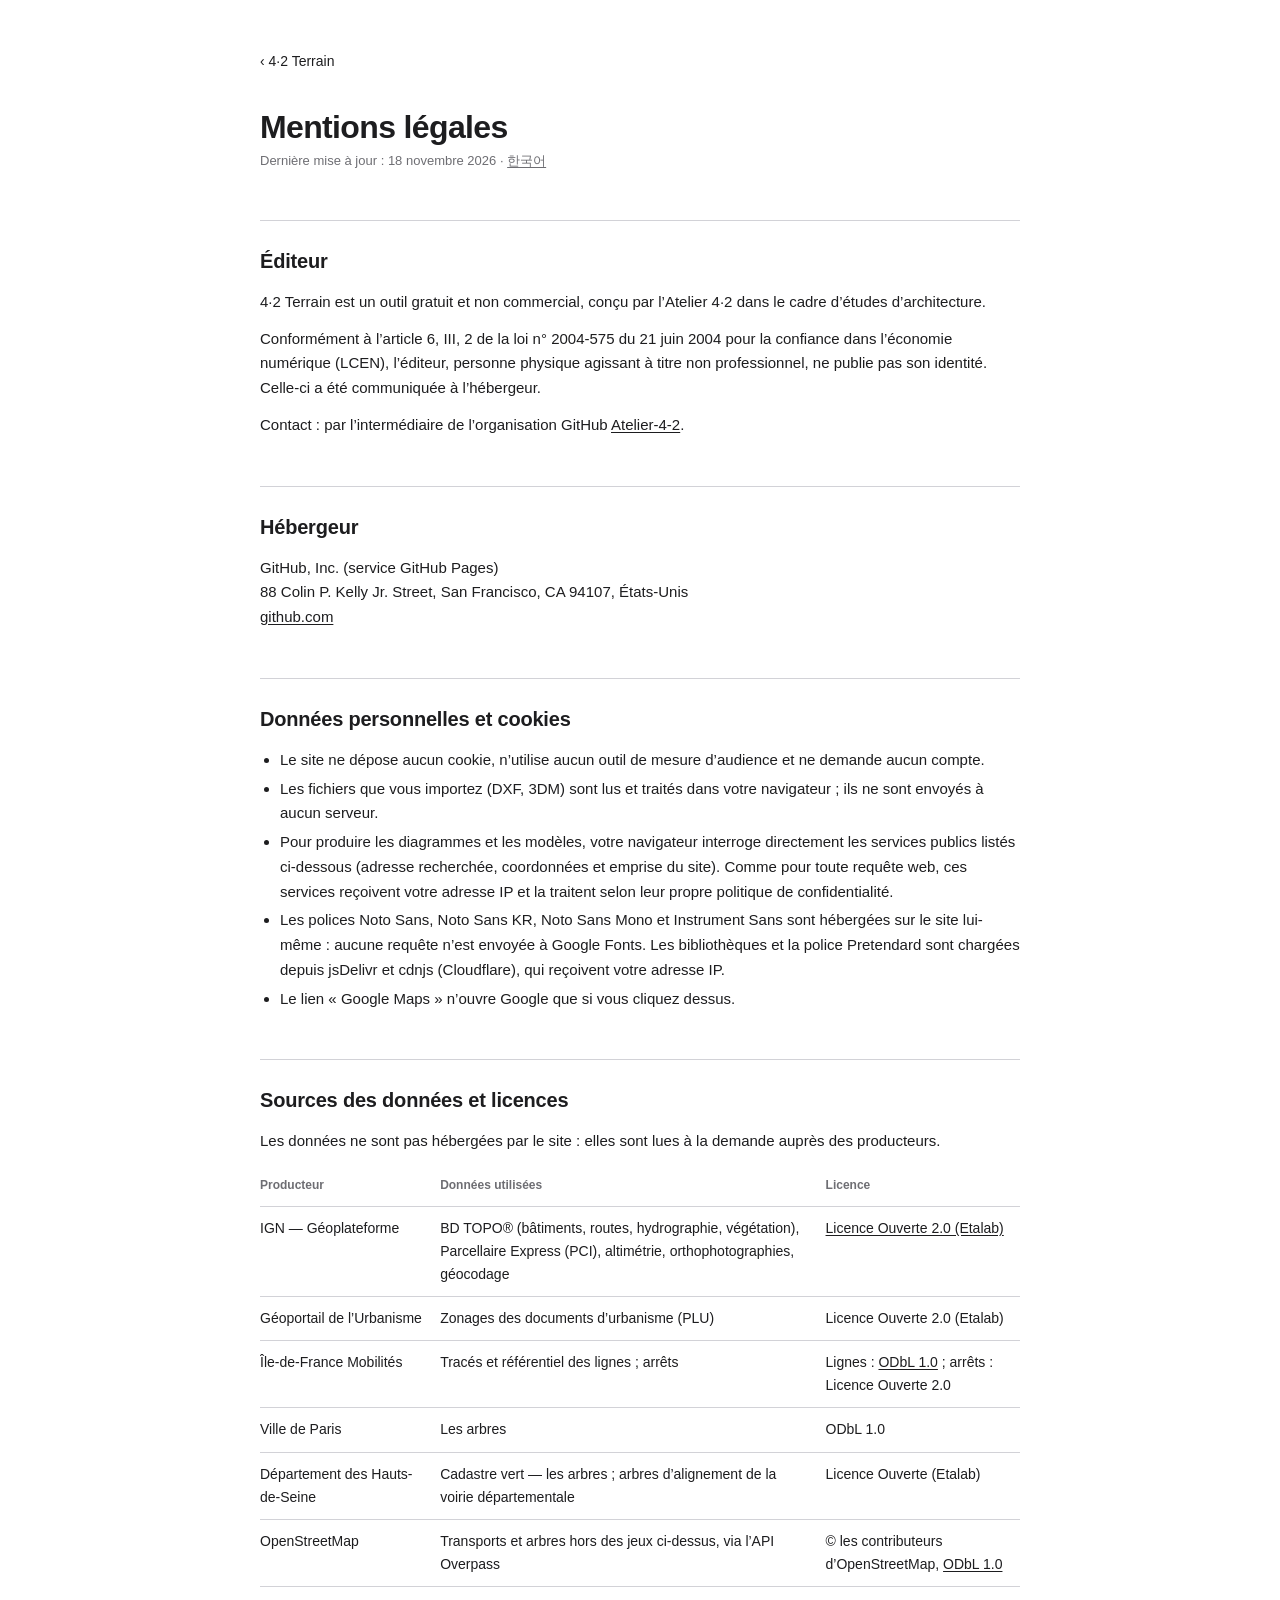
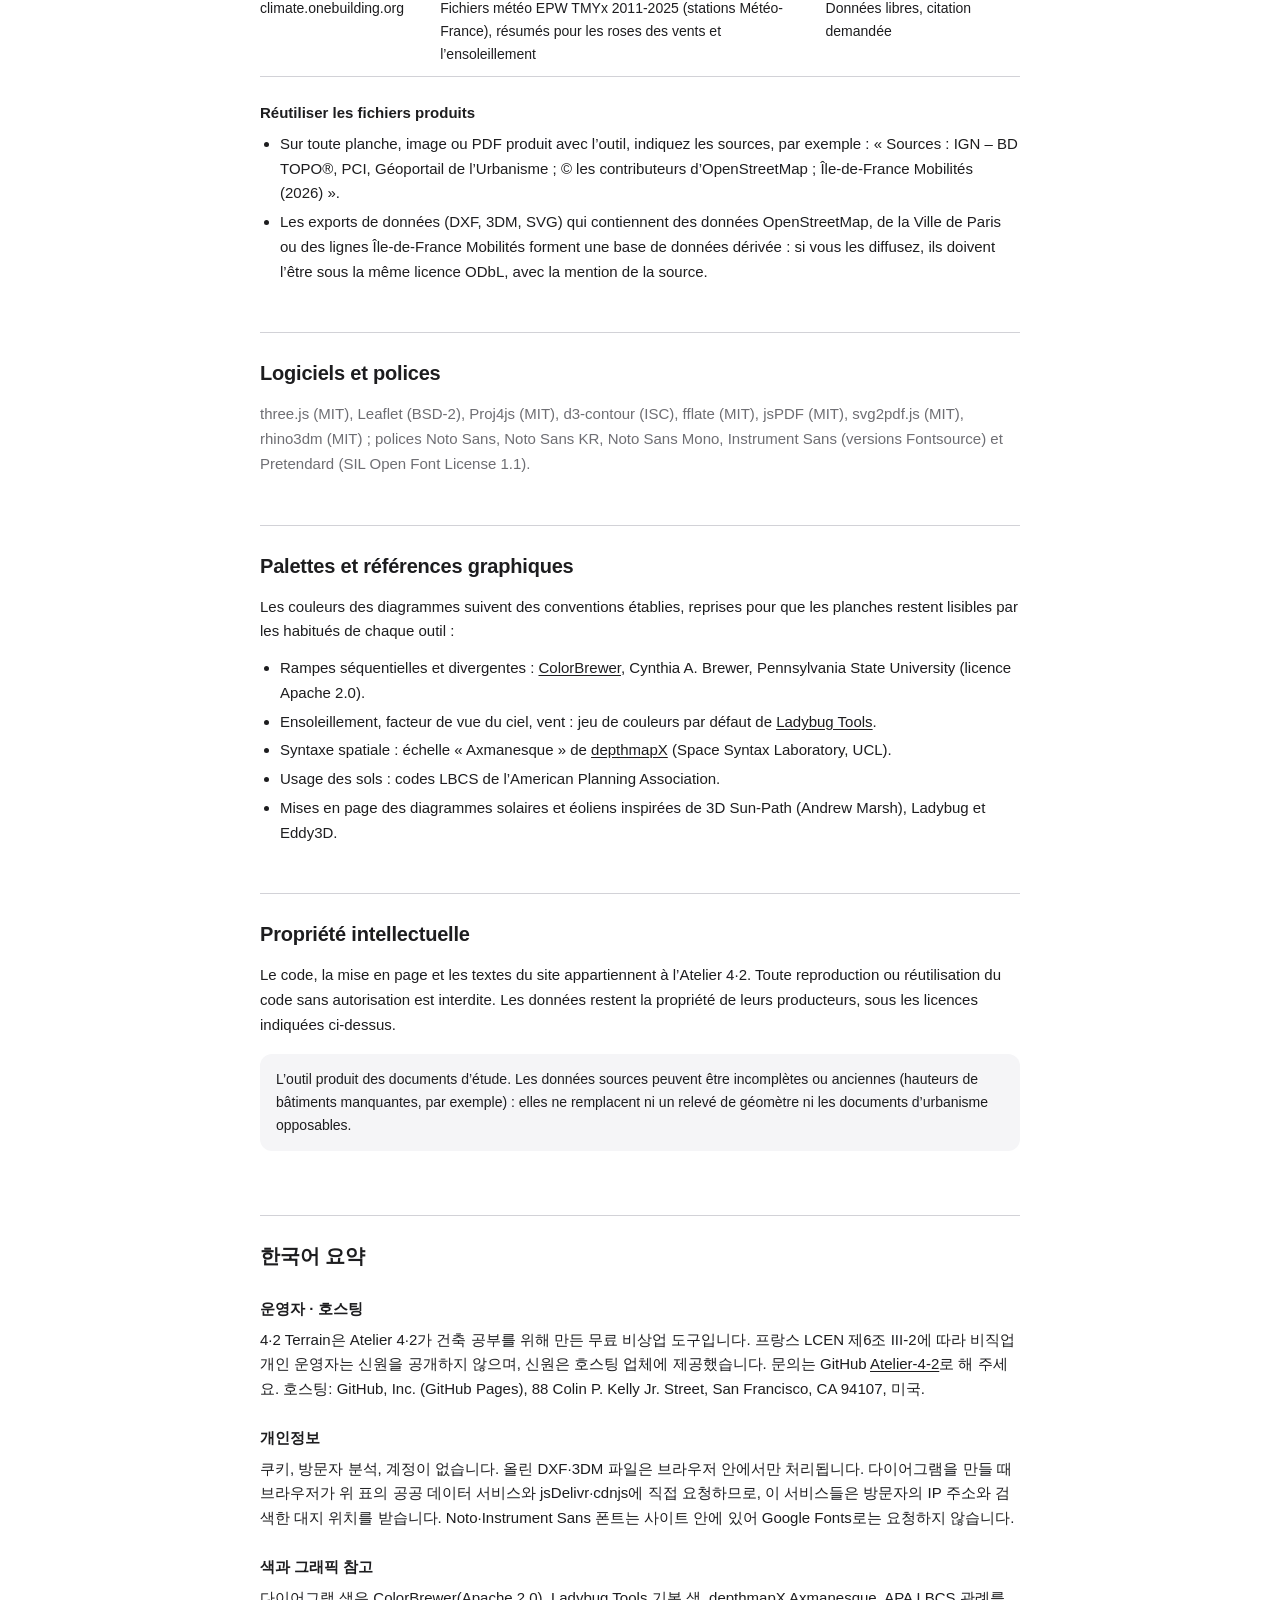
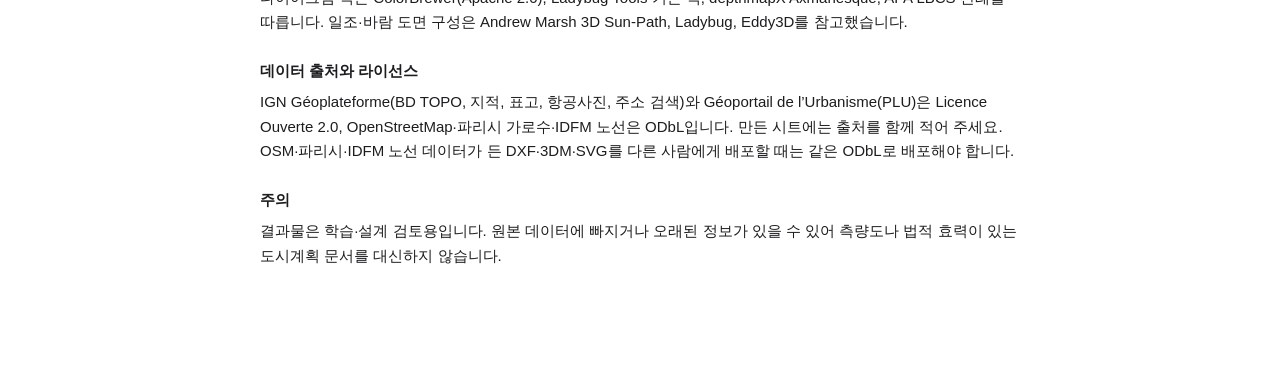
<file: legal.html>
<!doctype html>
<html lang="fr">
<head>
  <meta charset="utf-8">
  <meta name="viewport" content="width=device-width, initial-scale=1">
  <title>Mentions légales — 4·2 Terrain</title>
  <meta name="description" content="Mentions légales, sources des données et licences de 4·2 Terrain.">
  <link rel="icon" type="image/png" sizes="32x32" href="favicon-32.png">
  <link rel="apple-touch-icon" sizes="180x180" href="apple-touch-icon.png">
  <style>
    :root {
      color-scheme: light;
      --ink: #1d1d1f;
      --muted: #6e6e73;
      --paper: #ffffff;
      --surface: #f5f5f7;
      --line: #d2d2d7;
    }
    @media (prefers-color-scheme: dark) {
      :root {
        color-scheme: dark;
        --ink: #f5f5f7;
        --muted: #a1a1a6;
        --paper: #000000;
        --surface: #1d1d1f;
        --line: #424245;
      }
    }
    * { box-sizing: border-box; }
    body {
      margin: 0;
      background: var(--paper);
      color: var(--ink);
      font-family: "Pretendard Variable", "Pretendard", -apple-system, BlinkMacSystemFont,
                   "Apple SD Gothic Neo", "Noto Sans KR", "Segoe UI", sans-serif;
      font-size: 15px;
      line-height: 1.65;
    }
    main {
      width: min(760px, calc(100% - 32px));
      margin: 0 auto;
      padding: 40px 0 96px;
    }
    .back {
      display: inline-flex;
      align-items: center;
      min-height: 44px;
      color: var(--ink);
      font-size: 14px;
      text-decoration: none;
    }
    .back:hover, .back:focus-visible { text-decoration: underline; }
    h1 { margin: 24px 0 4px; font-size: 32px; line-height: 1.2; letter-spacing: -.02em; }
    .updated { margin: 0 0 40px; color: var(--muted); font-size: 13px; }
    h2 {
      margin: 48px 0 12px;
      padding-top: 24px;
      border-top: 1px solid var(--line);
      font-size: 20px;
      letter-spacing: -.01em;
    }
    h3 { margin: 24px 0 6px; font-size: 15px; }
    p, ul { margin: 0 0 12px; }
    ul { padding-left: 20px; }
    li + li { margin-top: 4px; }
    a { color: inherit; text-underline-offset: 2px; }
    .muted { color: var(--muted); }
    .table-wrap { overflow-x: auto; margin: 0 0 12px; }
    table { width: 100%; border-collapse: collapse; font-size: 14px; }
    th, td { padding: 10px 12px 10px 0; border-bottom: 1px solid var(--line); text-align: left; vertical-align: top; }
    th { color: var(--muted); font-weight: 600; font-size: 12px; }
    td:first-child { min-width: 150px; }
    .note-box {
      margin: 16px 0;
      padding: 14px 16px;
      border-radius: 12px;
      background: var(--surface);
      font-size: 14px;
    }
    .ko { margin-top: 64px; }
    @media (max-width: 560px) {
      h1 { font-size: 26px; }
      table, thead, tbody, tr, th, td { display: block; }
      thead { display: none; }
      tr { padding: 10px 0; border-bottom: 1px solid var(--line); }
      td { padding: 2px 0; border: 0; }
      td:first-child { font-weight: 600; }
    }
  </style>
</head>
<body>
<main>
  <a class="back" href="./">‹ 4·2 Terrain</a>

  <h1>Mentions légales</h1>
  <p class="updated">Dernière mise à jour : 18 novembre 2026 · <a href="#ko">한국어</a></p>

  <h2>Éditeur</h2>
  <p>4·2 Terrain est un outil gratuit et non commercial, conçu par l’Atelier 4·2 dans le cadre d’études
     d’architecture.</p>
  <p>Conformément à l’article 6, III, 2 de la loi n° 2004-575 du 21 juin 2004 pour la confiance dans
     l’économie numérique (LCEN), l’éditeur, personne physique agissant à titre non professionnel, ne publie
     pas son identité. Celle-ci a été communiquée à l’hébergeur.</p>
  <p>Contact : par l’intermédiaire de l’organisation GitHub
     <a href="https://github.com/Atelier-4-2">Atelier-4-2</a>.</p>

  <h2>Hébergeur</h2>
  <p>GitHub, Inc. (service GitHub Pages)<br>
     88 Colin P. Kelly Jr. Street, San Francisco, CA 94107, États-Unis<br>
     <a href="https://github.com">github.com</a></p>

  <h2>Données personnelles et cookies</h2>
  <ul>
    <li>Le site ne dépose aucun cookie, n’utilise aucun outil de mesure d’audience et ne demande aucun compte.</li>
    <li>Les fichiers que vous importez (DXF, 3DM) sont lus et traités dans votre navigateur ; ils ne sont envoyés
        à aucun serveur.</li>
    <li>Pour produire les diagrammes et les modèles, votre navigateur interroge directement les services publics
        listés ci-dessous (adresse recherchée, coordonnées et emprise du site). Comme pour toute requête web,
        ces services reçoivent votre adresse IP et la traitent selon leur propre politique de confidentialité.</li>
    <li>Les polices Noto Sans, Noto Sans KR, Noto Sans Mono et Instrument Sans sont hébergées sur le site
        lui-même : aucune requête n’est envoyée à Google Fonts. Les bibliothèques et la police Pretendard sont
        chargées depuis jsDelivr et cdnjs (Cloudflare), qui reçoivent votre adresse IP.</li>
    <li>Le lien « Google Maps » n’ouvre Google que si vous cliquez dessus.</li>
  </ul>

  <h2>Sources des données et licences</h2>
  <p>Les données ne sont pas hébergées par le site : elles sont lues à la demande auprès des producteurs.</p>
  <div class="table-wrap">
    <table>
      <thead><tr><th>Producteur</th><th>Données utilisées</th><th>Licence</th></tr></thead>
      <tbody>
        <tr>
          <td>IGN — Géoplateforme</td>
          <td>BD TOPO® (bâtiments, routes, hydrographie, végétation), Parcellaire Express (PCI), altimétrie,
              orthophotographies, géocodage</td>
          <td><a href="https://www.etalab.gouv.fr/licence-ouverte-open-licence/">Licence Ouverte 2.0 (Etalab)</a></td>
        </tr>
        <tr>
          <td>Géoportail de l’Urbanisme</td>
          <td>Zonages des documents d’urbanisme (PLU)</td>
          <td>Licence Ouverte 2.0 (Etalab)</td>
        </tr>
        <tr>
          <td>Île-de-France Mobilités</td>
          <td>Tracés et référentiel des lignes ; arrêts</td>
          <td>Lignes : <a href="https://opendatacommons.org/licenses/odbl/1-0/">ODbL 1.0</a> ;
              arrêts : Licence Ouverte 2.0</td>
        </tr>
        <tr>
          <td>Ville de Paris</td>
          <td>Les arbres</td>
          <td>ODbL 1.0</td>
        </tr>
        <tr>
          <td>Département des Hauts-de-Seine</td>
          <td>Cadastre vert — les arbres ; arbres d’alignement de la voirie départementale</td>
          <td>Licence Ouverte (Etalab)</td>
        </tr>
        <tr>
          <td>OpenStreetMap</td>
          <td>Transports et arbres hors des jeux ci-dessus, via l’API Overpass</td>
          <td>© les contributeurs d’OpenStreetMap,
              <a href="https://www.openstreetmap.org/copyright">ODbL 1.0</a></td>
        </tr>
        <tr>
          <td>climate.onebuilding.org</td>
          <td>Fichiers météo EPW TMYx 2011-2025 (stations Météo-France), résumés pour les roses des vents
              et l’ensoleillement</td>
          <td>Données libres, citation demandée</td>
        </tr>
      </tbody>
    </table>
  </div>

  <h3>Réutiliser les fichiers produits</h3>
  <ul>
    <li>Sur toute planche, image ou PDF produit avec l’outil, indiquez les sources, par exemple :
        « Sources : IGN – BD TOPO®, PCI, Géoportail de l’Urbanisme ; © les contributeurs d’OpenStreetMap ;
        Île-de-France Mobilités (2026) ».</li>
    <li>Les exports de données (DXF, 3DM, SVG) qui contiennent des données OpenStreetMap, de la Ville de Paris
        ou des lignes Île-de-France Mobilités forment une base de données dérivée : si vous les diffusez,
        ils doivent l’être sous la même licence ODbL, avec la mention de la source.</li>
  </ul>

  <h2>Logiciels et polices</h2>
  <p class="muted">three.js (MIT), Leaflet (BSD-2), Proj4js (MIT), d3-contour (ISC), fflate (MIT), jsPDF (MIT),
     svg2pdf.js (MIT), rhino3dm (MIT) ; polices Noto Sans, Noto Sans KR, Noto Sans Mono, Instrument Sans
     (versions Fontsource) et Pretendard (SIL Open Font License 1.1).</p>

  <h2>Palettes et références graphiques</h2>
  <p>Les couleurs des diagrammes suivent des conventions établies, reprises pour que les planches restent
     lisibles par les habitués de chaque outil :</p>
  <ul>
    <li>Rampes séquentielles et divergentes : <a href="https://colorbrewer2.org">ColorBrewer</a>,
        Cynthia A. Brewer, Pennsylvania State University (licence Apache 2.0).</li>
    <li>Ensoleillement, facteur de vue du ciel, vent : jeu de couleurs par défaut de
        <a href="https://www.ladybug.tools">Ladybug Tools</a>.</li>
    <li>Syntaxe spatiale : échelle « Axmanesque » de
        <a href="https://github.com/SpaceGroupUCL/depthmapX">depthmapX</a> (Space Syntax Laboratory, UCL).</li>
    <li>Usage des sols : codes LBCS de l’American Planning Association.</li>
    <li>Mises en page des diagrammes solaires et éoliens inspirées de 3D Sun-Path (Andrew Marsh), Ladybug
        et Eddy3D.</li>
  </ul>

  <h2>Propriété intellectuelle</h2>
  <p>Le code, la mise en page et les textes du site appartiennent à l’Atelier 4·2. Toute reproduction ou
     réutilisation du code sans autorisation est interdite. Les données restent la propriété de leurs
     producteurs, sous les licences indiquées ci-dessus.</p>

  <p class="note-box">L’outil produit des documents d’étude. Les données sources peuvent être incomplètes ou
     anciennes (hauteurs de bâtiments manquantes, par exemple) : elles ne remplacent ni un relevé de géomètre
     ni les documents d’urbanisme opposables.</p>

  <section id="ko" class="ko" lang="ko">
    <h2>한국어 요약</h2>
    <h3>운영자 · 호스팅</h3>
    <p>4·2 Terrain은 Atelier 4·2가 건축 공부를 위해 만든 무료 비상업 도구입니다. 프랑스 LCEN 제6조 III-2에 따라
       비직업 개인 운영자는 신원을 공개하지 않으며, 신원은 호스팅 업체에 제공했습니다. 문의는 GitHub
       <a href="https://github.com/Atelier-4-2">Atelier-4-2</a>로 해 주세요. 호스팅: GitHub, Inc. (GitHub Pages),
       88 Colin P. Kelly Jr. Street, San Francisco, CA 94107, 미국.</p>
    <h3>개인정보</h3>
    <p>쿠키, 방문자 분석, 계정이 없습니다. 올린 DXF·3DM 파일은 브라우저 안에서만 처리됩니다. 다이어그램을 만들 때
       브라우저가 위 표의 공공 데이터 서비스와 jsDelivr·cdnjs에 직접 요청하므로, 이 서비스들은 방문자의 IP 주소와
       검색한 대지 위치를 받습니다. Noto·Instrument Sans 폰트는 사이트 안에 있어 Google Fonts로는 요청하지 않습니다.</p>
    <h3>색과 그래픽 참고</h3>
    <p>다이어그램 색은 ColorBrewer(Apache 2.0), Ladybug Tools 기본 색, depthmapX Axmanesque, APA LBCS 관례를 따릅니다.
       일조·바람 도면 구성은 Andrew Marsh 3D Sun-Path, Ladybug, Eddy3D를 참고했습니다.</p>
    <h3>데이터 출처와 라이선스</h3>
    <p>IGN Géoplateforme(BD TOPO, 지적, 표고, 항공사진, 주소 검색)와 Géoportail de l’Urbanisme(PLU)은
       Licence Ouverte 2.0, OpenStreetMap·파리시 가로수·IDFM 노선은 ODbL입니다. 만든 시트에는 출처를 함께 적어 주세요.
       OSM·파리시·IDFM 노선 데이터가 든 DXF·3DM·SVG를 다른 사람에게 배포할 때는 같은 ODbL로 배포해야 합니다.</p>
    <h3>주의</h3>
    <p>결과물은 학습·설계 검토용입니다. 원본 데이터에 빠지거나 오래된 정보가 있을 수 있어 측량도나 법적 효력이 있는
       도시계획 문서를 대신하지 않습니다.</p>
  </section>
</main>
</body>
</html>
</file>
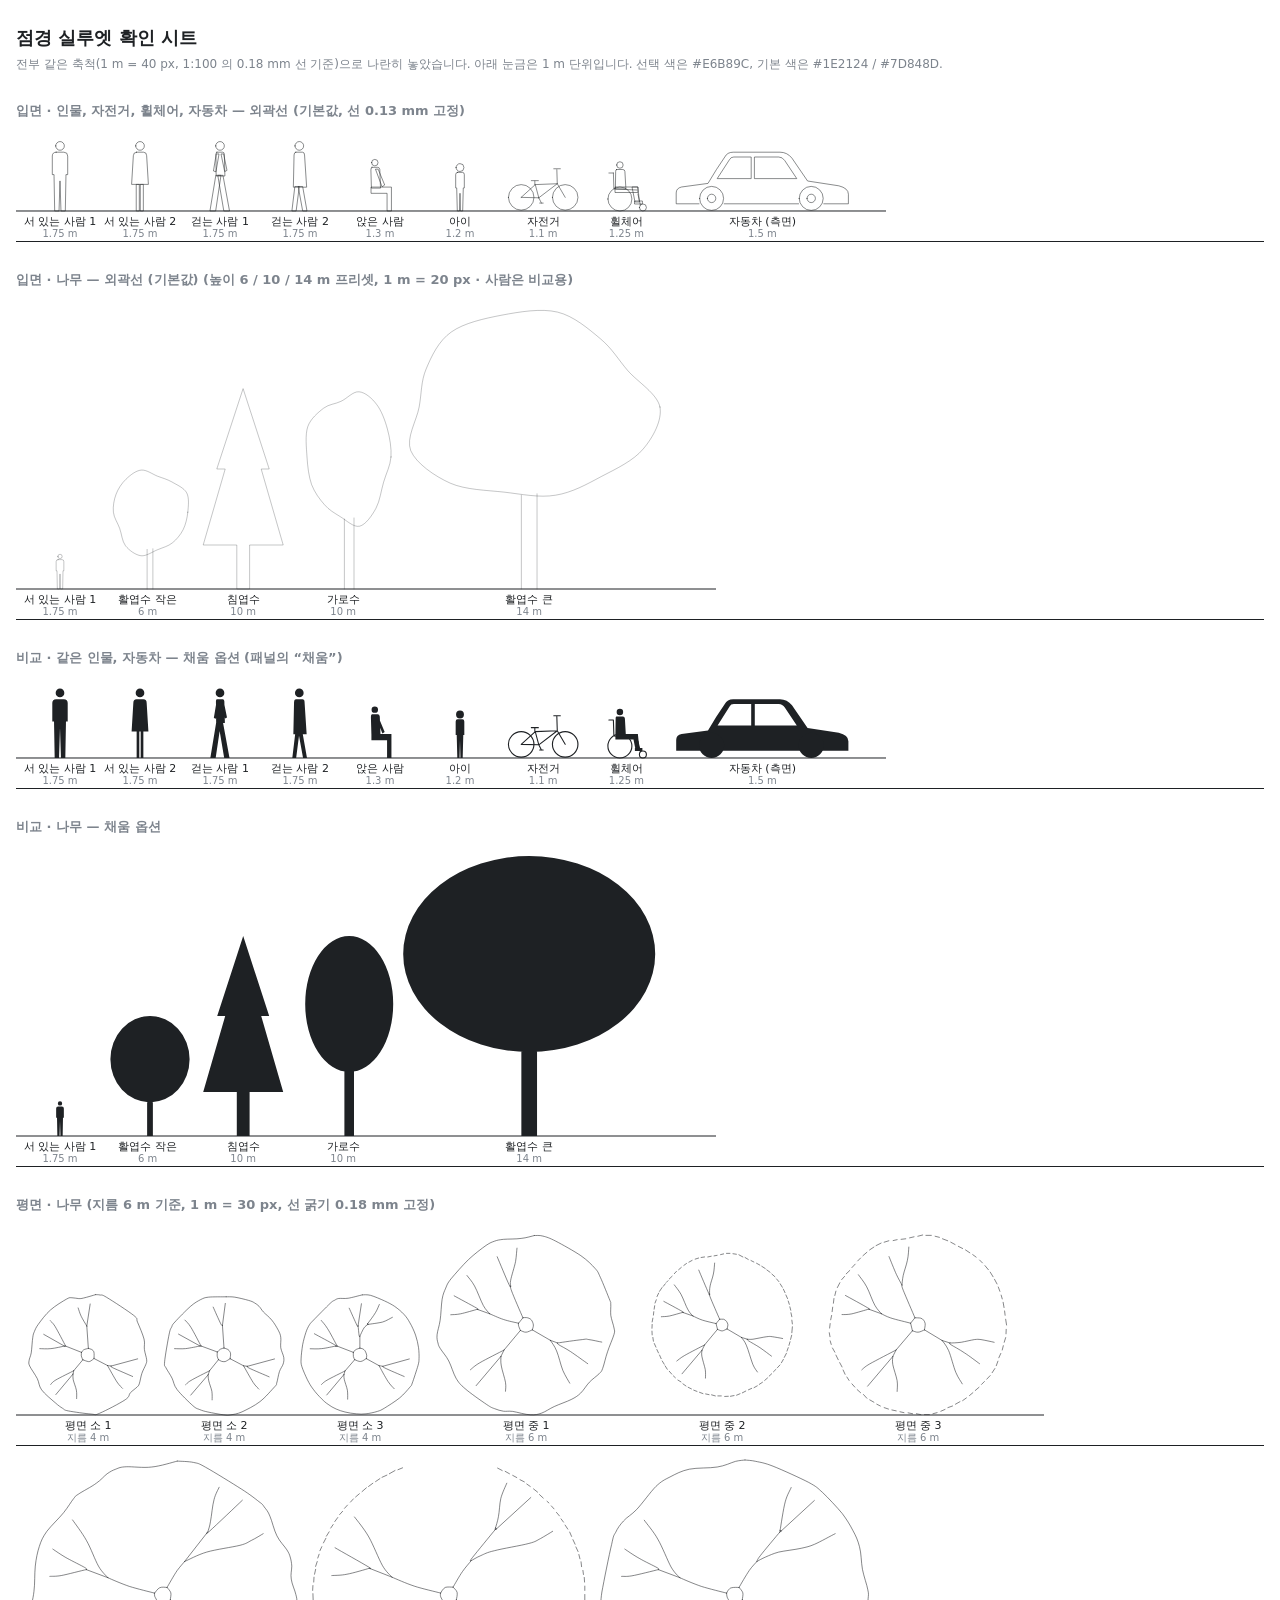
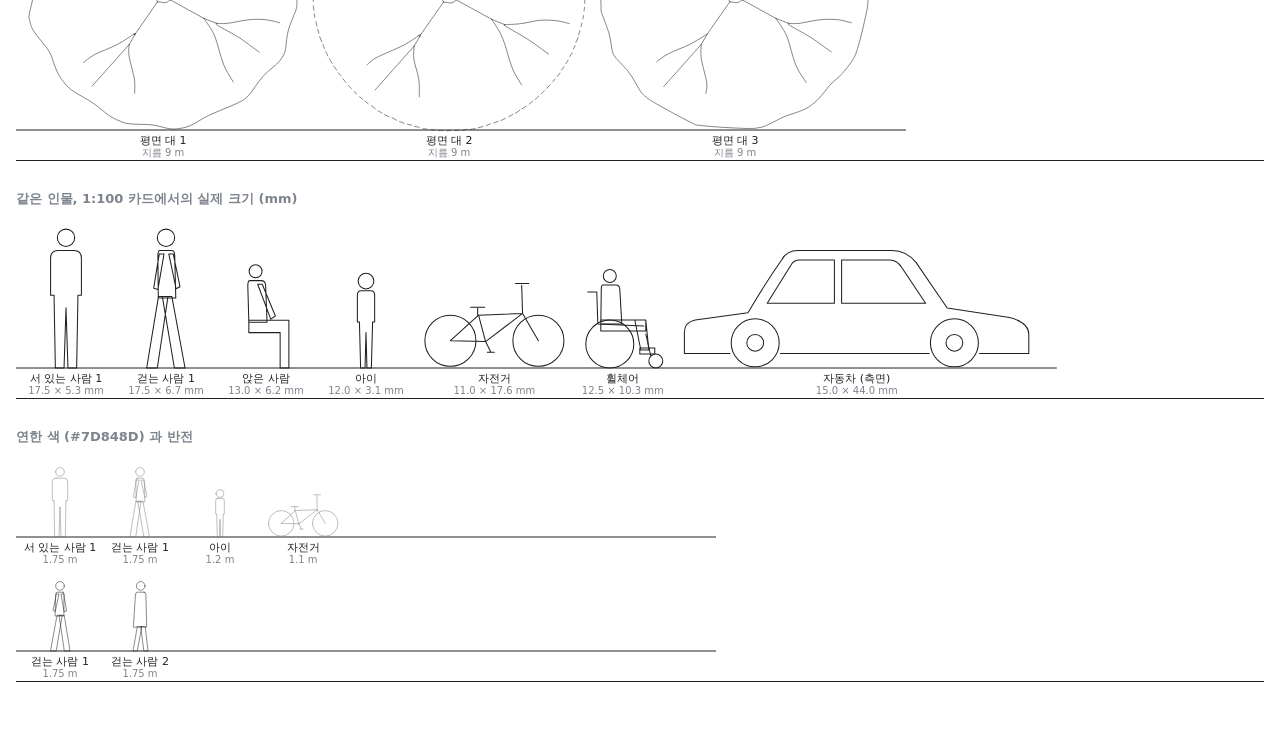
<file: tests/stamps/sheet.html>
<!doctype html>
<html lang="ko">
<head>
<meta charset="utf-8">
<meta name="viewport" content="width=device-width, initial-scale=1">
<title>점경 실루엣 확인 시트</title>
<style>
  :root { --ink: #1E2124; --soft: #7D848D; --line: #d9dbde; --bg: #fff; }
  * { box-sizing: border-box; }
  body { margin: 0; padding: 24px 16px 48px; background: var(--bg); color: var(--ink); font: 14px/1.5 "Noto Sans KR", "Noto Sans", system-ui, sans-serif; }
  h1 { font-size: 18px; margin: 0 0 4px; }
  h2 { font-size: 13px; margin: 28px 0 6px; color: var(--soft); font-weight: 600; }
  p.n { margin: 0 0 8px; color: var(--soft); font-size: 12px; }
  .row { overflow-x: auto; border-bottom: 1px solid var(--ink); padding-bottom: 0; }
  .row svg { display: block; }
  .lab { font-size: 11px; fill: var(--ink); }
  .lab2 { font-size: 10px; fill: var(--soft); }
  .grid { display: flex; flex-wrap: wrap; gap: 14px 22px; align-items: flex-end; }
</style>
</head>
<body>
<h1>점경 실루엣 확인 시트</h1>
<p class="n">전부 같은 축척(1 m = 40 px, 1:100 의 0.18 mm 선 기준)으로 나란히 놓았습니다. 아래 눈금은 1 m 단위입니다. 선택 색은 #E6B89C, 기본 색은 #1E2124 / #7D848D.</p>

<h2>입면 · 인물, 자전거, 휠체어, 자동차 — 외곽선 (기본값, 선 0.13 mm 고정)</h2>
<div class="row" id="r1"></div>
<h2>입면 · 나무 — 외곽선 (기본값) (높이 6 / 10 / 14 m 프리셋, 1 m = 20 px · 사람은 비교용)</h2>
<div class="row" id="r2"></div>
<h2>비교 · 같은 인물, 자동차 — 채움 옵션 (패널의 “채움”)</h2>
<div class="row" id="r1f"></div>
<h2>비교 · 나무 — 채움 옵션</h2>
<div class="row" id="r2f"></div>
<h2>평면 · 나무 (지름 6 m 기준, 1 m = 30 px, 선 굵기 0.18 mm 고정)</h2>
<div class="row" id="r3"></div>
<div class="row" id="r3b"></div>
<h2>같은 인물, 1:100 카드에서의 실제 크기 (mm)</h2>
<div class="row" id="r4"></div>
<h2>연한 색 (#7D848D) 과 반전</h2>
<div class="row" id="r5"></div>

<script type="module">
import { FIGS, FIG_GROUPS, figSvg, figBox } from "../../board_v06_figs.js";
const NAME = {
  fig_stand_1: "서 있는 사람 1", fig_stand_2: "서 있는 사람 2", fig_walk_1: "걷는 사람 1", fig_walk_2: "걷는 사람 2",
  fig_sit_1: "앉은 사람", fig_child: "아이", fig_bike: "자전거", fig_wheelchair: "휠체어", fig_car: "자동차 (측면)",
  fig_tree_big: "활엽수 큰", fig_tree_small: "활엽수 작은", fig_tree_conifer: "침엽수", fig_tree_street: "가로수",
  fig_plan_a_s1: "평면 소 1", fig_plan_a_s2: "평면 소 2", fig_plan_a_s3: "평면 소 3", fig_plan_a_m1: "평면 중 1", fig_plan_a_m2: "평면 중 2", fig_plan_a_m3: "평면 중 3", fig_plan_a_l1: "평면 대 1", fig_plan_a_l2: "평면 대 2", fig_plan_a_l3: "평면 대 3"
};
const PX = 4, NS = "http://www.w3.org/2000/svg";
// st = card size in mm; here 1 mm == 1 user unit and the figure is placed at (x, base) with its true height in "mm" = m * 1000 / den.
// den chosen so that 1 m == 1 mm: den 100 (1 m = 10 mm), 4 px per mm, so 1 m = 40 px and printed hairlines stay hairlines.
function row(host, keys, opt = {}) {
  const PX = opt.px || 4;
  const gap = 16, items = keys.map(k => {
    const g = FIGS[k], hm = opt.hm?.[k] ?? g.hm, b = figBox(k, hm, 100);
    return { k, hm, b, tone: opt.tone || "ink", flip: !!opt.flip };
  });
  const slot = i => Math.max(i.b.w * PX, 64), widthPx = items.reduce((a, i) => a + slot(i) + gap, 24) + 8;
  const maxH = Math.max(...items.map(i => i.b.h * PX)) + 44, top = maxH - 30;
  const svg = document.createElementNS(NS, "svg");
  svg.setAttribute("width", Math.max(widthPx, 700)); svg.setAttribute("height", maxH);
  svg.setAttribute("viewBox", `0 0 ${Math.max(widthPx, 700)} ${maxH}`);
  let x = 12, html = "";
  for (const i of items) {
    const w = i.b.w * PX, h = i.b.h * PX;
    const body = figSvg({ stamp: i.k, w: i.b.w, h: i.b.h, tone: i.tone, flip: i.flip, fill: !!opt.fill }, {});
    html += `<g transform="translate(${x + (slot(i) - w) / 2} ${top - h}) scale(${PX})">${body}</g>`;
    html += `<text class="lab" x="${x + slot(i) / 2}" y="${top + 14}" text-anchor="middle">${NAME[i.k]}</text>`;
    html += `<text class="lab2" x="${x + slot(i) / 2}" y="${top + 26}" text-anchor="middle">${FIGS[i.k].plan ? "지름 " : ""}${i.hm} m</text>`;
    x += slot(i) + gap;
  }
  // metre ticks along the ground
  let ticks = `<line x1="0" x2="${Math.max(widthPx, 700)}" y1="${top}" y2="${top}" stroke="#1E2124" stroke-width="1"/>`;
  svg.innerHTML = ticks + html;
  host.append(svg);
}
const $ = id => document.getElementById(id);
row($("r1"), FIG_GROUPS.people.concat(["fig_car"]));
row($("r2"), ["fig_stand_1", "fig_tree_small", "fig_tree_conifer", "fig_tree_street", "fig_tree_big"], { px: 2 });
row($("r1f"), FIG_GROUPS.people.concat(["fig_car"]), { fill: true });
row($("r2f"), ["fig_stand_1", "fig_tree_small", "fig_tree_conifer", "fig_tree_street", "fig_tree_big"], { px: 2, fill: true });
{ // plan trees: sit on a common baseline
  const keys = FIG_GROUPS.plan; row($("r3"), keys.slice(0, 6), { px: 3 }); row($("r3b"), keys.slice(6), { px: 3 });
}
{ // 1:100 mm sizes
  const host = $("r4"), keys = ["fig_stand_1", "fig_walk_1", "fig_sit_1", "fig_child", "fig_bike", "fig_wheelchair", "fig_car"];
  const M = 8; // px per mm on screen
  const items = keys.map(k => ({ k, b: figBox(k, FIGS[k].hm, 100) }));
  const slot = i => Math.max(i.b.w * M, 84), W = items.reduce((a, i) => a + slot(i) + 16, 16), H = Math.max(...items.map(i => i.b.h * M)) + 44, base = H - 30;
  const svg = document.createElementNS(NS, "svg"); svg.setAttribute("width", W); svg.setAttribute("height", H);
  let x = 8, html = `<line x1="0" x2="${W}" y1="${base}" y2="${base}" stroke="#1E2124"/>`;
  for (const i of items) {
    html += `<g transform="translate(${x + (slot(i) - i.b.w * M) / 2} ${base - i.b.h * M}) scale(${M})">${figSvg({ stamp: i.k, w: i.b.w, h: i.b.h })}</g>`;
    html += `<text class="lab" x="${x + slot(i) / 2}" y="${base + 14}" text-anchor="middle">${NAME[i.k]}</text>`;
    html += `<text class="lab2" x="${x + slot(i) / 2}" y="${base + 26}" text-anchor="middle">${i.b.h.toFixed(1)} × ${i.b.w.toFixed(1)} mm</text>`;
    x += slot(i) + 16;
  }
  svg.innerHTML = html; host.append(svg);
}
row($("r5"), ["fig_stand_1", "fig_walk_1", "fig_child", "fig_bike"], { tone: "soft" });
row($("r5"), ["fig_walk_1", "fig_walk_2"], { flip: true });
</script>
</body>
</html>
</file>
